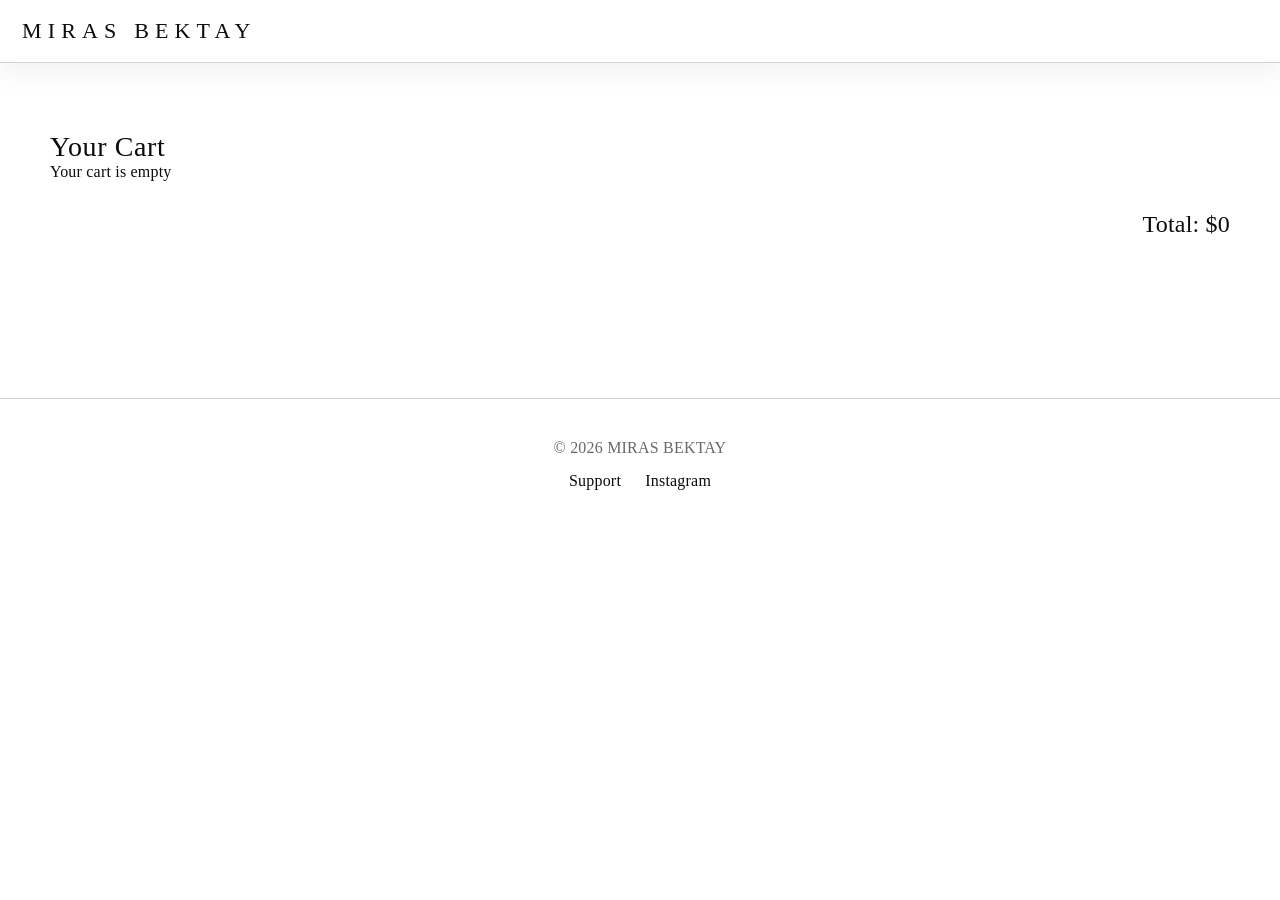
<file: cart.html>
<!DOCTYPE html>
<html>
<head>
    <meta charset="UTF-8">
    <title>Cart</title>
    <link rel="stylesheet" href="Miras.css">
</head>

<body>

    <header class="header header--solid">
    <a class="logo" href="index.html">MIRAS BEKTAY</a>
    </header>

    <section class="section">

    <div class="container">

    <h2 class="section__title">Your Cart</h2>

    <div id="cartItems"></div>

    <h3 id="total"></h3>

    </div>

    </section>

    <script src="cart.js"></script>

    <footer class="footer" style="padding: 40px 0; border-top: 1px solid var(--line); margin-top: 80px; text-align: center;">
        <div class="container">
            <p style="font-family: var(--font); color: var(--muted);">© 2026 MIRAS BEKTAY</p>
            <div style="margin-top: 15px;">
            <a href="services.html" style="margin: 0 10px;">Support</a>
            <a href="https://www.instagram.com/_bektaev___/" style="margin: 0 10px;">Instagram</a>
            </div>
        </div>
    </footer>
    <script src="script.js"></script>

</body>
</html>
</file>
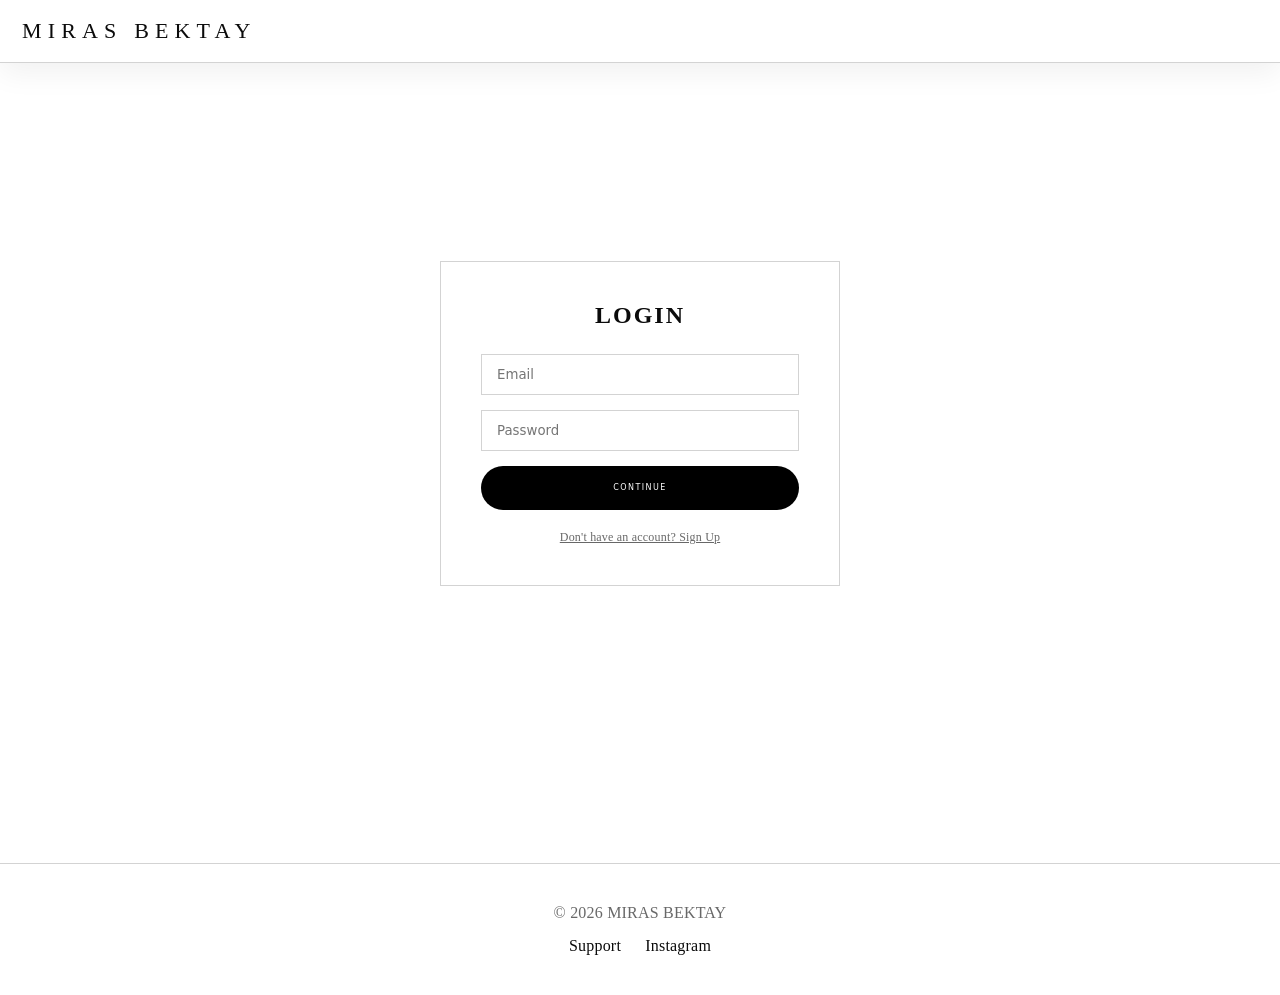
<file: login.html>
<!DOCTYPE html>
<html lang="ru">
<head>
  <meta charset="UTF-8">
  <title>Account | MIRAS BEKTAY</title>
  <link rel="stylesheet" href="Miras.css">
  <style>
    .auth-page {
      display: flex;
      justify-content: center;
      align-items: center;
      min-height: 80vh;
    }
    .auth-box {
      width: 100%;
      max-width: 400px;
      padding: 40px;
      border: 1px solid var(--line);
      background: #fff;
    }
    .auth-box h2 {
      font-size: 24px;
      margin-bottom: 25px;
      letter-spacing: 2px;
      text-transform: uppercase;
      text-align: center;
    }
    .auth-form {
      display: flex;
      flex-direction: column;
      gap: 15px;
    }
    .auth-form input {
      padding: 12px 15px;
      border: 1px solid var(--line);
      font-family: var(--sans);
      outline: none;
      transition: border-color 0.3s;
    }
    .auth-form input:focus {
      border-color: var(--text);
    }
    .toggle-auth {
      margin-top: 20px;
      text-align: center;
      font-size: 12px;
      color: var(--muted);
      cursor: pointer;
      text-decoration: underline;
    }
  </style>
</head>
<body>

  <header class="header header--solid">
    <a class="logo" href="Index.html">MIRAS BEKTAY</a>
  </header>

  <main class="auth-page">
    <div class="auth-box">
      <h2 id="formTitle">Login</h2>
      
      <form class="auth-form" id="mainAuthForm">
        <input type="email" id="userEmail" placeholder="Email" required>
        <input type="password" id="userPassword" placeholder="Password" required>
        <button type="submit" class="btn btn--primary" style="background:#000; color:#fff; width: 100%;">Continue</button>
      </form>

      <p class="toggle-auth" id="toggleBtn">Don't have an account? Sign Up</p>
    </div>
  </main>

  <footer class="footer" style="padding: 40px 0; border-top: 1px solid var(--line); margin-top: 80px; text-align: center;">
    <div class="container">
      <p style="font-family: var(--font); color: var(--muted);">© 2026 MIRAS BEKTAY</p>
      <div style="margin-top: 15px;">
        <a href="services.html" style="margin: 0 10px;">Support</a>
        <a href="https://www.instagram.com/_bektaev___/" style="margin: 0 10px;">Instagram</a>
      </div>
    </div>
  </footer>

  <script>
    const form = document.getElementById('mainAuthForm');
    const title = document.getElementById('formTitle');
    const toggleBtn = document.getElementById('toggleBtn');
    let isLoginMode = true;

    // Переключение между Входом и Регистрацией
    toggleBtn.addEventListener('click', () => {
      isLoginMode = !isLoginMode;
      title.innerText = isLoginMode ? "Login" : "Sign Up";
      toggleBtn.innerText = isLoginMode ? "Don't have an account? Sign Up" : "Already have an account? Login";
    });

    form.addEventListener('submit', (e) => {
      e.preventDefault();
      const email = document.getElementById('userEmail').value;
      const pass = document.getElementById('userPassword').value;

      if (isLoginMode) {
        // Проверка входа
        const savedUser = JSON.parse(localStorage.getItem('registeredUser'));
        if (savedUser && savedUser.email === email && savedUser.password === pass) {
          localStorage.setItem('currentUser', JSON.stringify(savedUser));
          alert('Welcome back!');
          window.location.href = 'Index.html';
        } else {
          alert('Wrong email or password!');
        }
      } else {
        // Регистрация
        const newUser = { email, password: pass };
        localStorage.setItem('registeredUser', JSON.stringify(newUser));
        localStorage.setItem('currentUser', JSON.stringify(newUser));
        alert('Account created successfully!');
        window.location.href = 'Index.html';
      }
    });
  </script>
  <script src="script.js"></script>

  

</body>
</html>
</file>
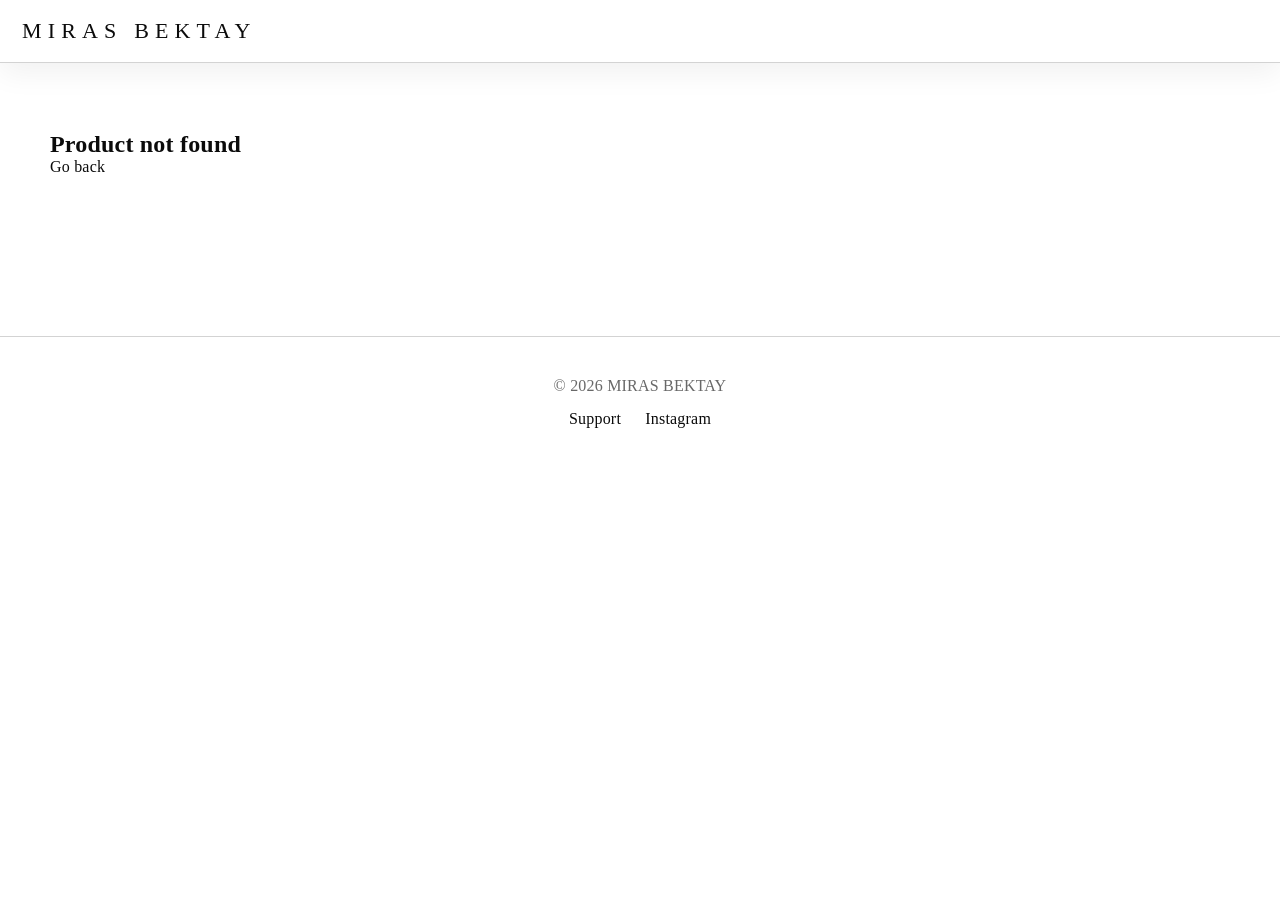
<file: product.html>
<!DOCTYPE html>
<html lang="ru">
<head>
    <meta charset="UTF-8">
    <meta name="viewport" content="width=device-width, initial-scale=1.0">
    <title>Product</title>
    <link rel="stylesheet" href="Miras.css">
</head>

<body>

    <header class="header header--solid">
    <a class="logo" href="index.html">MIRAS BEKTAY</a>
    </header>

    <section class="section">

    <div class="container" id="product"></div>

    </section>
    <footer class="footer" style="padding: 40px 0; border-top: 1px solid var(--line); margin-top: 80px; text-align: center;">
    <div class="container">
        <p style="font-family: var(--font); color: var(--muted);">© 2026 MIRAS BEKTAY</p>
        <div style="margin-top: 15px;">
        <a href="services.html" style="margin: 0 10px;">Support</a>
        <a href="https://www.instagram.com/_bektaev___/" style="margin: 0 10px;">Instagram</a>
        </div>
    </div>
    </footer>

    <script src="products.js"></script>
    <script src="product.js"></script>
    <script src="script.js"></script>

</body>
</html>
</file>
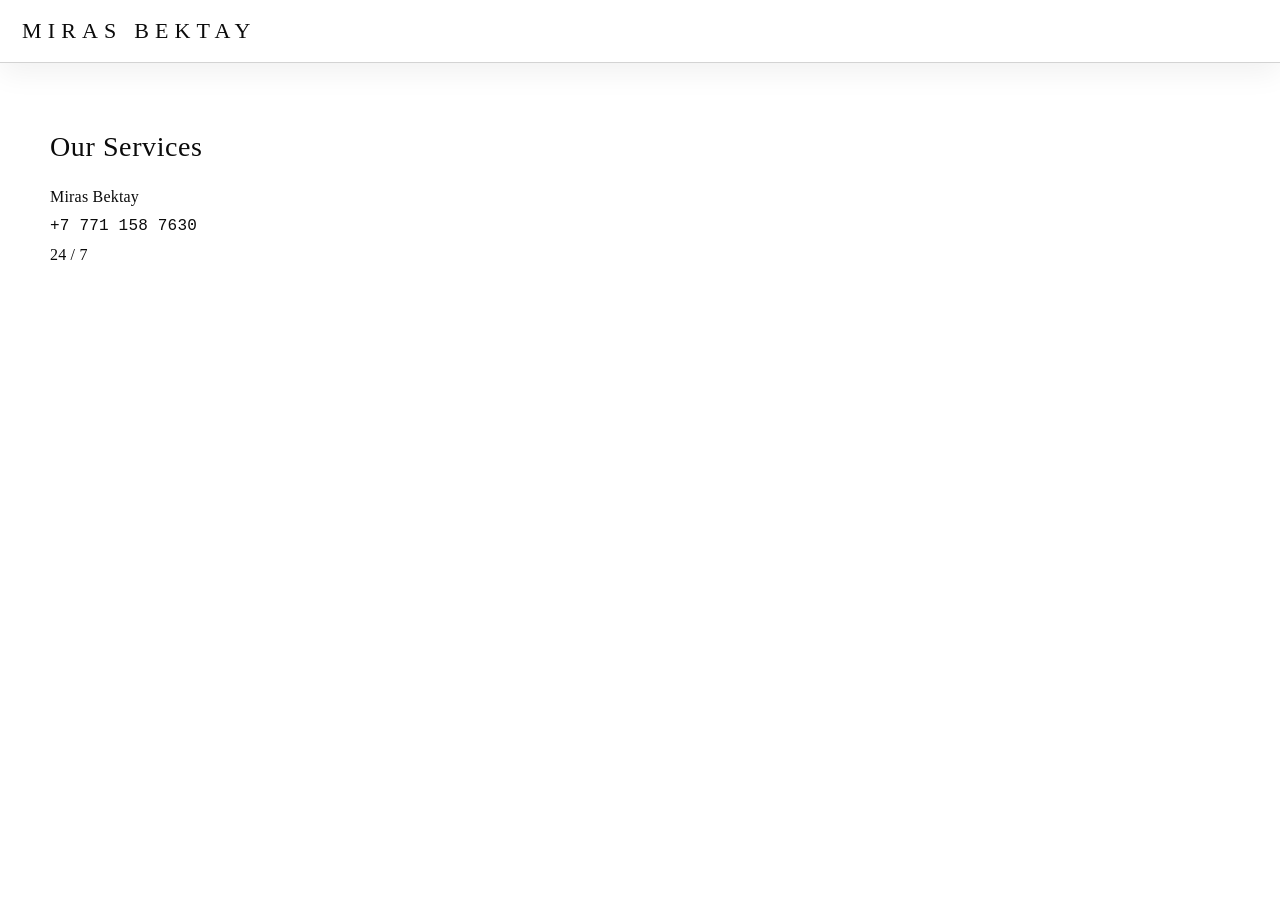
<file: services.html>
<!DOCTYPE html>
<html lang="ru">
<head>
  <meta charset="UTF-8">
  <title>Our Services</title>
  <link rel="stylesheet" href="Miras.css">
</head>
<body>
  <header class="header header--solid">
    <a class="logo" href="index.html">MIRAS BEKTAY</a>
  </header>

  <main class="section">
    <div class="container">
      <h2 class="section__title">Our Services</h2>
      <div style="margin-top: 20px; line-height: 1.8;">
        <a href="https://www.instagram.com/_bektaev___/?__pwa=1#">Miras Bektay</a>
        <p style="font-family: 'Courier New', Courier, monospace;">+7 771 158 7630</p>
        <p>24 / 7</p>
      </div>
    </div>
  </main>
</body>
</html>
</file>
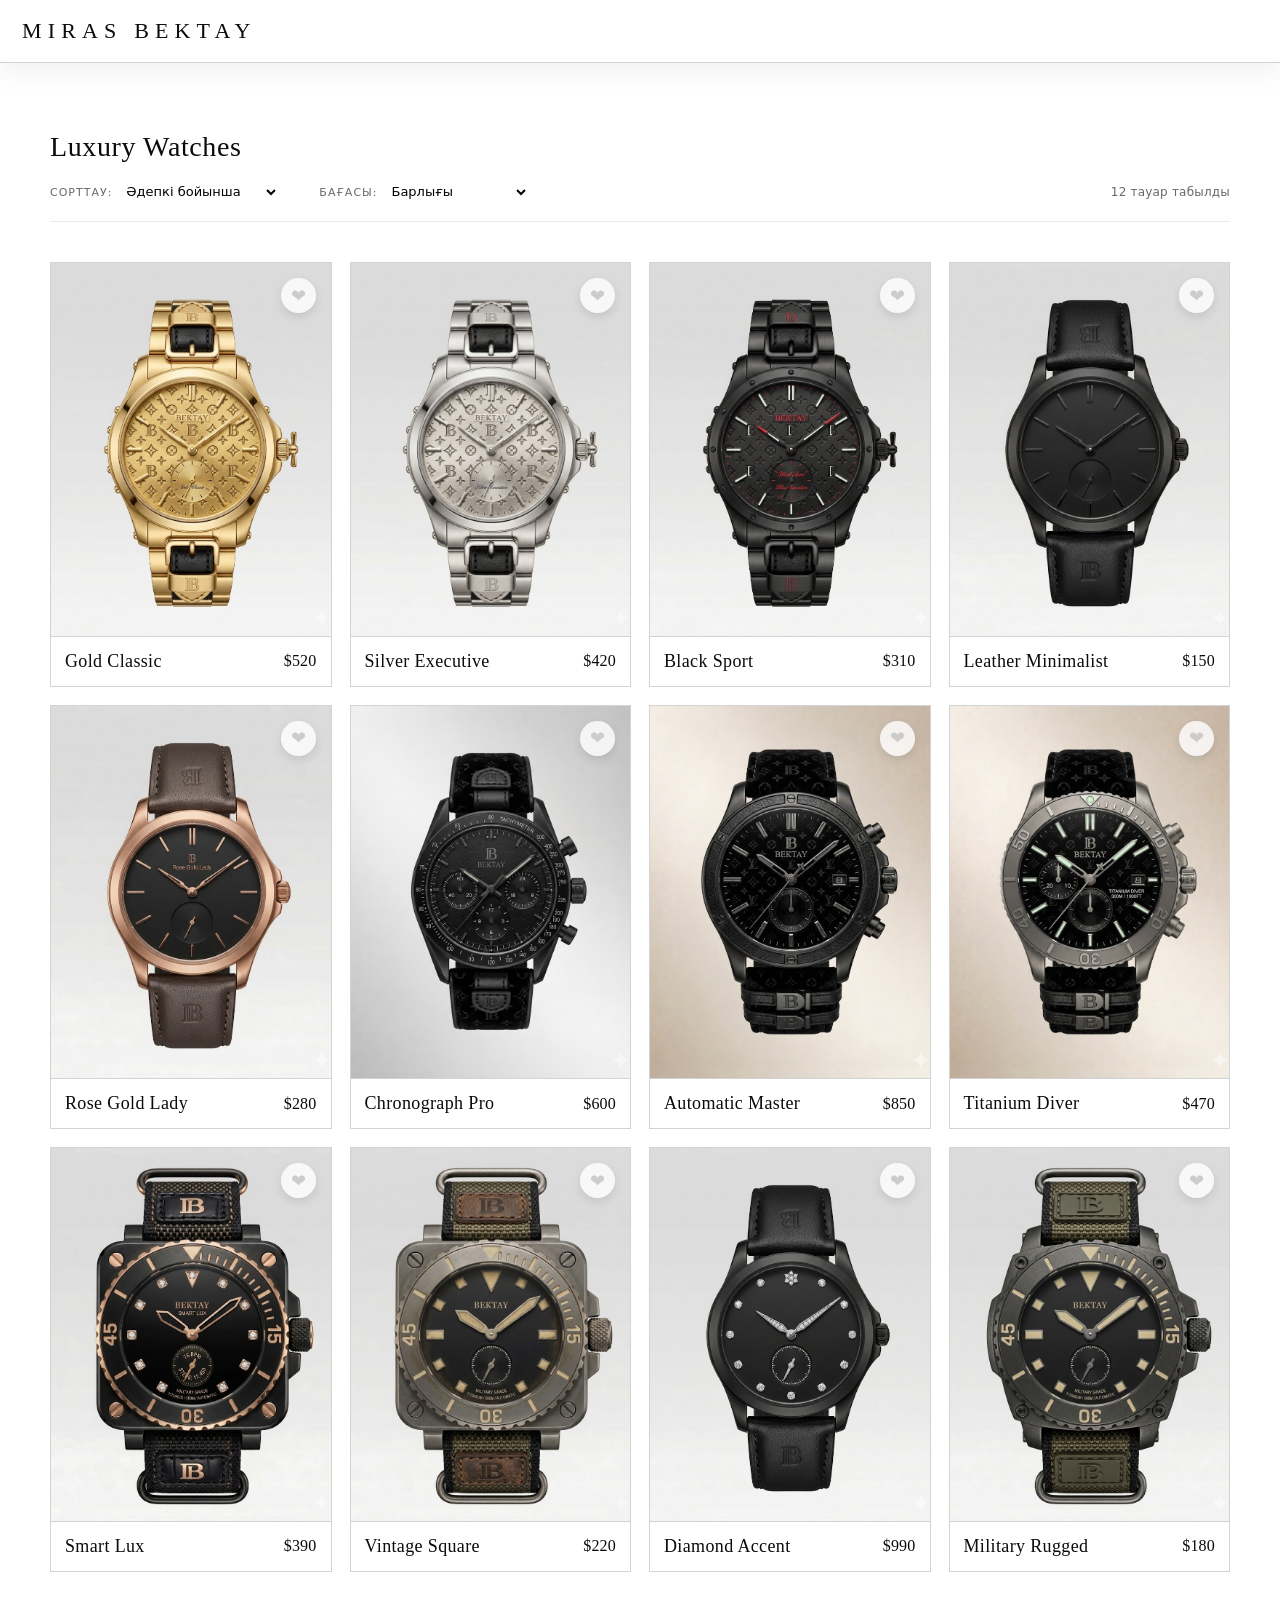
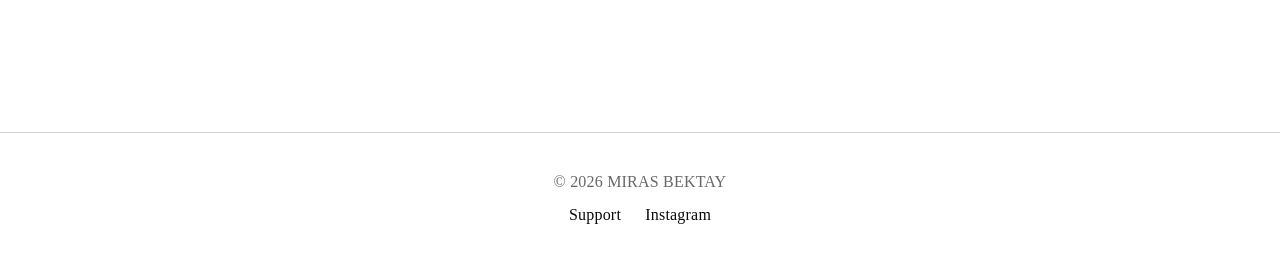
<file: watches.html>
<!DOCTYPE html>
<html lang="ru">
<head>
  <meta charset="UTF-8">
  <title>Watches</title>
  <link rel="stylesheet" href="Miras.css">
</head>
<body id="watches"> <header class="header header--solid">
    <a class="logo" href="Index.html">MIRAS BEKTAY</a>
  </header>

  <main>
  <section class="section">
    <div class="container">
      <h2 class="section__title">Luxury Watches</h2>

      <div class="filter-bar">
        <div class="filter-item">
          <span class="filter-label">Сорттау:</span>
          <select id="sortSelect" class="minimal-select">
            <option value="default">Әдепкі бойынша</option>
            <option value="low">Арзаннан қымбатқа</option>
            <option value="high">Қымбаттан арзанға</option>
          </select>
          </div>

          <div class="filter-item">
            <span class="filter-label">Бағасы:</span>
            <select id="priceFilter" class="minimal-select">
              <option value="all">Барлығы</option>
              <option value="0-100">$100-ға дейін</option>
              <option value="100-500">$100 - $500</option>
              <option value="500+">$500-дан жоғары</option>
            </select>
          </div>
        
          <div class="filter-count">
            <span id="productCount">0</span> тауар табылды
          </div>
        </div>

      <div class="grid" id="products"></div>
    </div>
  </section>
</main>
  <footer class="footer" style="padding: 40px 0; border-top: 1px solid var(--line); margin-top: 80px; text-align: center;">
    <div class="container">
      <p style="font-family: var(--font); color: var(--muted);">© 2026 MIRAS BEKTAY</p>
      <div style="margin-top: 15px;">
        <a href="services.html" style="margin: 0 10px;">Support</a>
        <a href="https://www.instagram.com/_bektaev___/" style="margin: 0 10px;">Instagram</a>
      </div>
    </div>
  </footer>
  
  <script src="products.js"></script>
  <script src="shop.js"></script>
  <script src="script.js"></script>
</body>
</html>
</file>
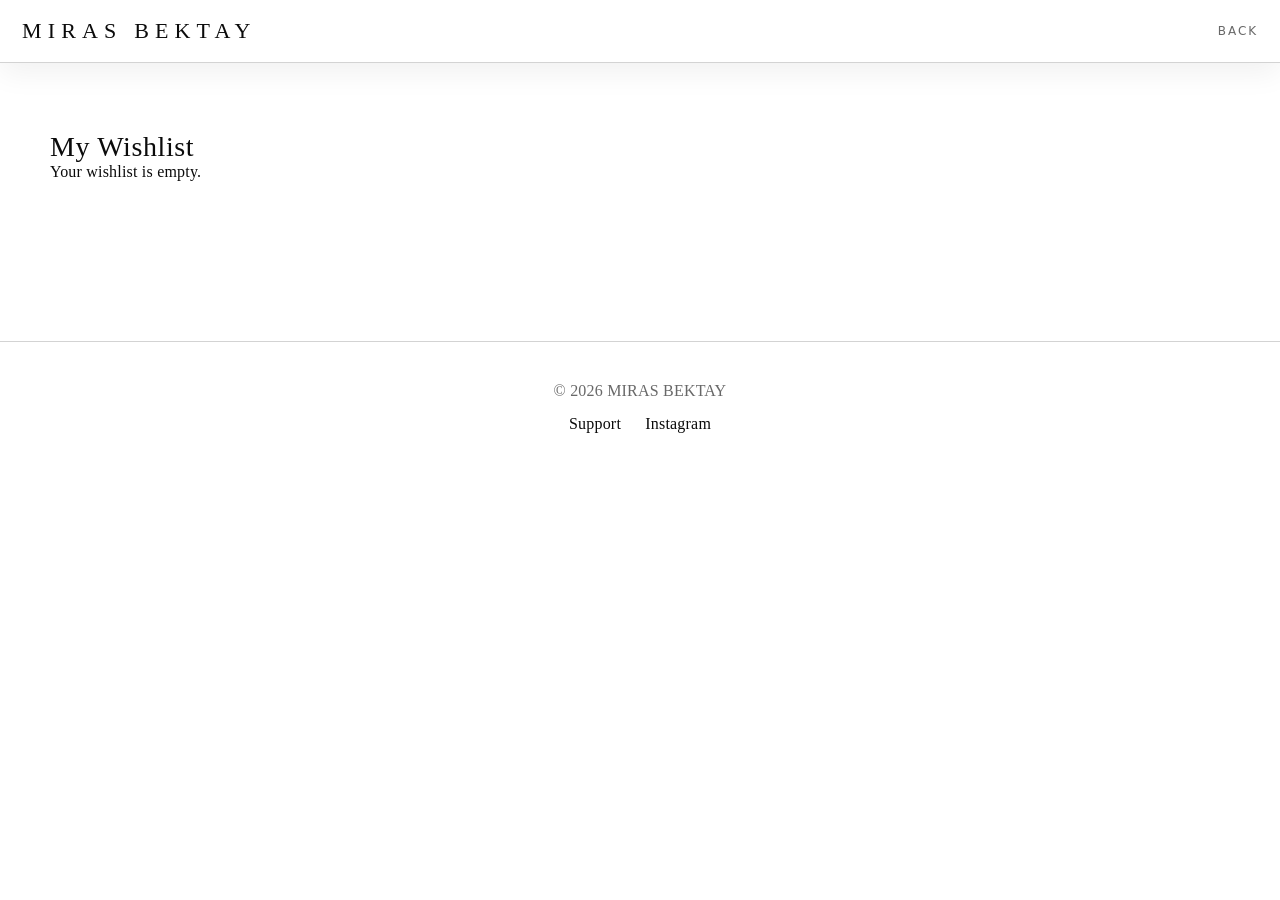
<file: wishlist.html>
<!DOCTYPE html>
<html lang="ru">
<head>
  <meta charset="UTF-8">
  <title>Wishlist | MIRAS BEKTAY</title>
  <link rel="stylesheet" href="Miras.css">
</head>
<body>

  <header class="header header--solid">
    <a class="logo" href="Index.html">MIRAS BEKTAY</a>
    <a href="Index.html" class="header__link">Back</a>
  </header>

  <main class="section">
    <div class="container">
      <h2 class="section__title">My Wishlist</h2>
      <div class="grid" id="wishlistItems"></div>
    </div>
  </main>
  <footer class="footer" style="padding: 40px 0; border-top: 1px solid var(--line); margin-top: 80px; text-align: center;">
    <div class="container">
      <p style="font-family: var(--font); color: var(--muted);">© 2026 MIRAS BEKTAY</p>
      <div style="margin-top: 15px;">
        <a href="services.html" style="margin: 0 10px;">Support</a>
        <a href="https://www.instagram.com/_bektaev___/" style="margin: 0 10px;">Instagram</a>
      </div>
    </div>
  </footer>

  <script src="script.js"></script>
  <script src="products.js"></script>
  <script>
    function renderWishlist() {
        // Получаем избранное из памяти (массив ID товаров)
        const wishlist = JSON.parse(localStorage.getItem("wishlist")) || [];
        const container = document.getElementById("wishlistItems");
        
        container.innerHTML = "";

        if (wishlist.length === 0) {
            container.innerHTML = "<p>Your wishlist is empty.</p>";
            return;
        }

        // Фильтруем все товары, находя те, что в списке избранного
        const favoriteProducts = products.filter(p => wishlist.includes(p.id));

        favoriteProducts.forEach(product => {
            const card = document.createElement("div");
            card.className = "card";
            card.innerHTML = `
                <a href="product.html?id=${product.id}">
                  <div class="card__img">
                      <img src="${product.image}">
                  </div>
                </a>
                <div class="card__meta">
                    <div>
                      <p class="card__title">${product.name}</p>
                      <span>$${product.price}</span>
                    </div>
                    <button onclick="removeFromWishlist(${product.id})" style="color:red; font-size:20px;">✕</button>
                </div>
            `;
            container.appendChild(card);
        });
    }

    function removeFromWishlist(id) {
        let wishlist = JSON.parse(localStorage.getItem("wishlist")) || [];
        wishlist = wishlist.filter(itemId => itemId !== id);
        localStorage.setItem("wishlist", JSON.stringify(wishlist));
        renderWishlist();
    }

    document.addEventListener('DOMContentLoaded', renderWishlist);
  </script>
</body>
</html>
</file>
<file: Miras.css>
/* ========== RESET ========== */
* { margin: 0; padding: 0; box-sizing: border-box; }
img { width: 100%; height: 100%; object-fit: cover; display: block; }
a { color: inherit; text-decoration: none; }
button { border: 0; background: transparent; cursor: pointer; }

/* ========== THEME ========== */
:root{
  --bg: #ffffff;
  --text: #0b0b0b;
  --muted: rgba(11,11,11,.62);
  --line: rgba(11,11,11,.18);
  --shadow: 0 18px 60px rgba(0,0,0,.12);

  --container: 1180px;

  --font: Georgia, "Times New Roman", Times, serif;
  --sans: system-ui, -apple-system, Segoe UI, Roboto, Arial, sans-serif;
}

body{
  background: var(--bg);
  color: var(--text);
  font-family: var(--font);
  letter-spacing: .2px;
}

/* ========== LAYOUT ========== */
.container{
  width: min(var(--container), calc(100% - 48px));
  margin: 0 auto;
}

.section{ padding: 68px 0 80px; }
.section__head{
  display: flex;
  align-items: end;
  justify-content: space-between;
  gap: 16px;
  margin-bottom: 22px;
  border-bottom: 1px solid var(--line);
  padding-bottom: 14px;
}
.section__title{
  font-weight: 500;
  font-size: 28px;
  letter-spacing: .6px;
}
.section__link{
  font-family: var(--sans);
  font-size: 12px;
  letter-spacing: .18em;
  text-transform: uppercase;
  color: var(--muted);
}
.section__link:hover{ color: var(--text); }

/* ========== TOPBAR ========== */
.topbar{
  background: #0b0b0b;
  color: #fff;
  font-family: var(--sans);
  font-size: 12px;
  letter-spacing: .12em;
  text-transform: uppercase;
  padding: 10px 16px;
  text-align: center;
}

/* ========== HEADER ========== */
.header{
  position: sticky;
  top: 0;
  z-index: 50;
  padding: 18px 22px;
  display: flex;
  align-items: center;
  justify-content: space-between;
  background: rgba(255,255,255,.02);
  backdrop-filter: blur(10px);
  border-bottom: 1px solid transparent;
  transition: background .25s ease, border-color .25s ease, box-shadow .25s ease;
}

.header--solid{
  background: rgba(255,255,255,.92);
  border-bottom: 1px solid var(--line);
  box-shadow: 0 10px 30px rgba(0,0,0,.06);
}

.header__left, .header__right{
  display: flex;
  align-items: center;
  gap: 14px;
  min-width: 240px;
}
.header__right{ justify-content: flex-end; }

.header__link{
  font-family: var(--sans);
  font-size: 12px;
  letter-spacing: .16em;
  text-transform: uppercase;
  color: var(--muted);
}
.header__link:hover{ color: var(--text); }

.logo{
  font-size: 22px;
  letter-spacing: .28em;
  font-weight: 500;
  text-transform: uppercase;
}

/* icon button */
.icon-btn{
  width: 34px;
  height: 34px;
  display: grid;
  place-items: center;
  border-radius: 999px;
  transition: background .2s ease;
}
.icon-btn:hover{ background: rgba(0,0,0,.05); }
.icon-btn img{ width: 18px; height: 18px; }

/* burger */
.burger{
  width: 16px;
  height: 10px;
  position: relative;
  display: inline-block;
}
.burger::before, .burger::after{
  content:"";
  position:absolute;
  left:0;
  right:0;
  height:1.6px;
  background: var(--text);
  border-radius: 2px;
}
.burger::before{ top:0; }
.burger::after{ bottom:0; }

/* ========== HERO ========== */
.hero{
  position: relative;
  height: min(78vh, 720px);
  display: grid;
  place-items: end center;
  padding-bottom: 54px;
  overflow: hidden;
}

.hero__bg{
  position:absolute;
  inset:0;
  
  background:
    linear-gradient(to bottom, rgba(0,0,0,.12), rgba(0,0,0,.52)),
    url("img/main2.png") center/cover no-repeat;
  transform: scale(1.02);
}

.hero__content{
  position: relative;
  color: #fff;
  text-align: center;
  padding: 30px 16px;
}

.hero__kicker{
  font-family: var(--sans);
  font-size: 10px;
  letter-spacing: .22em;
  text-transform: uppercase;
  opacity: .92;
  margin-bottom: 12px;
}

.hero__title{
  font-weight: 500;
  font-size: clamp(28px, 4vw, 48px);
  letter-spacing: .06em;
  margin-bottom: 18px;
}

/* Buttons like luxury sites */
.hero__cta{
  display: flex;
  justify-content: center;
  gap: 12px;
  flex-wrap: wrap;
}

.btn{
  display: inline-flex;
  align-items: center;
  justify-content: center;
  height: 44px;
  padding: 0 18px;
  border-radius: 999px;
  font-family: var(--sans);
  font-size: 8px;
  letter-spacing: .18em;
  text-transform: uppercase;
  transition: transform .18s ease, background .18s ease, border-color .18s ease, color .18s ease;
}

.btn--primary{
  background: #fff;
  color: #0b0b0b;
}
.btn--primary:hover{ transform: translateY(-1px); }

.btn--ghost{
  background: transparent;
  border: 1px solid rgba(255,255,255,.55);
  color: #fff;
}
.btn--ghost:hover{
  border-color: #fff;
  transform: translateY(-1px);
}

/* ========== GRID CARDS ========== */
.grid{
  display: grid;
  grid-template-columns: repeat(4, 1fr);
  gap: 18px;
}

.card{
  border: 1px solid var(--line);
  background: #fff;
  overflow: hidden;
  transition: box-shadow .25s ease, transform .25s ease, border-color .25s ease;
}

.card:hover{
  transform: translateY(-3px);
  border-color: rgba(11,11,11,.32);
  box-shadow: var(--shadow);
}

.card__img{
  aspect-ratio: 3 / 4;
  overflow: hidden;
}
.card__img img{
  transition: transform .45s ease;
}
.card:hover .card__img img{
  transform: scale(1.04);
}

.card__meta{
  display: flex;
  align-items: center;
  justify-content: space-between;
  padding: 14px 14px;
  border-top: 1px solid var(--line);
}

.card__title{
  font-size: 18px;
  font-weight: 500;
  letter-spacing: .02em;
}

.card__arrow{
  font-family: var(--sans);
  color: var(--muted);
}

/* ========== STRIP ========== */
.strip{
  border-top: 1px solid var(--line);
  border-bottom: 1px solid var(--line);
  padding: 40px 0;
}
.strip__grid{
  display: grid;
  grid-template-columns: repeat(3, 1fr);
  gap: 18px;
}
.strip__item{
  padding: 18px;
}
.strip__title{
  font-family: var(--sans);
  letter-spacing: .18em;
  text-transform: uppercase;
  font-size: 12px;
  margin-bottom: 8px;
}
.strip__text{
  color: var(--muted);
  line-height: 1.6;
  font-size: 14px;
}

/* ========== FOOTER ========== */
.footer{
  padding: 56px 0 26px;
}
.footer__grid{
  display: grid;
  grid-template-columns: repeat(4, 1fr);
  gap: 26px;
  padding-bottom: 26px;
  border-bottom: 1px solid var(--line);
}

.footer__head{
  font-family: var(--sans);
  font-size: 12px;
  letter-spacing: .18em;
  text-transform: uppercase;
  margin-bottom: 14px;
}

.footer__link{
  display: block;
  padding: 8px 0;
  color: var(--muted);
  font-size: 14px;
  line-height: 1.4;
}
.footer__link:hover{ color: var(--text); }

.footer__bottom{
  display:flex;
  justify-content: space-between;
  align-items: center;
  gap: 16px;
  padding-top: 18px;
  color: var(--muted);
  font-family: var(--sans);
  font-size: 12px;
  letter-spacing: .06em;
}
.footer__small{ opacity: .9; }

/* ========== RESPONSIVE ========== */
@media (max-width: 980px){
  .grid{ grid-template-columns: repeat(2, 1fr); }
  .strip__grid{ grid-template-columns: 1fr; }
  .footer__grid{ grid-template-columns: repeat(2, 1fr); }
  .header__left, .header__right{ min-width: auto; }
  .logo{ letter-spacing: .18em; }
}

@media (max-width: 520px){
  .grid{ grid-template-columns: 1fr; }
  .footer__grid{ grid-template-columns: 1fr; }
  .section__title{ font-size: 22px; }
}

/* ===== Drawer menu ===== */
.backdrop{
    position: fixed;
    inset: 0;
    background: rgba(0,0,0,.45);
    opacity: 0;
    pointer-events: none;
    transition: opacity .2s ease;
    z-index: 80;
  }
  
  .drawer{
    position: fixed;
    top: 0;
    left: 0;
    height: 100vh;
    width: min(360px, 86vw);
    background: #fff;
    border-right: 1px solid rgba(11,11,11,.18);
    transform: translateX(-102%);
    transition: transform .25s ease;
    z-index: 90;
    padding: 18px 18px 22px;
  }
  
  .drawer__top{
    display: flex;
    align-items: center;
    justify-content: space-between;
    padding-bottom: 14px;
    border-bottom: 1px solid rgba(11,11,11,.18);
    margin-bottom: 12px;
  }
  
  .drawer__title{
    font-family: var(--sans);
    font-size: 12px;
    letter-spacing: .18em;
    text-transform: uppercase;
    color: rgba(11,11,11,.7);
  }
  
  .drawer__close{
    width: 36px;
    height: 36px;
    border-radius: 999px;
    font-size: 16px;
    transition: background .2s ease;
  }
  .drawer__close:hover{ background: rgba(0,0,0,.06); }
  
  .drawer__nav{
    display: grid;
    gap: 8px;
    padding-top: 6px;
  }
  
  .drawer__link{
    padding: 12px 10px;
    border: 1px solid rgba(11,11,11,.14);
    transition: background .2s ease, border-color .2s ease, transform .2s ease;
    font-size: 16px;
  }
  .drawer__link:hover{
    background: rgba(0,0,0,.03);
    border-color: rgba(11,11,11,.28);
    transform: translateX(2px);
  }
  
  /* Open state */
  .drawer.open{ transform: translateX(0); }
  .backdrop.open{
    opacity: 1;
    pointer-events: auto;
}
.product{
    display:grid;
    grid-template-columns:1fr 1fr;
    gap:40px;
    align-items:start;
}
    
.product__img{
    border:1px solid var(--line);
}
    
.product__info h1{
    font-size:28px;
    margin-bottom:10px;
}
    
.price{
    font-size:20px;
    margin-bottom:20px;
}
.cart-item{
  display:flex;
  justify-content:space-between;
  padding:12px;
  border-bottom:1px solid var(--line);
  font-size:16px;
}
.cart-item {
    display: flex;
    justify-content: space-between;
    align-items: center;
    padding: 20px 0;
    border-bottom: 1px solid var(--line);
}

.cart-item__info b {
    font-size: 18px;
    display: block;
    margin-bottom: 5px;
}

.btn-delete {
    font-family: var(--sans);
    font-size: 11px;
    text-transform: uppercase;
    color: #ff4444; /* Красный цвет для удаления */
    letter-spacing: 1px;
    padding: 8px 12px;
    border: 1px solid #ff4444;
    border-radius: 4px;
    transition: all 0.2s ease;
}

.btn-delete:hover {
    background: #ff4444;
    color: #fff;
}

#total {
    margin-top: 30px;
    text-align: right;
    font-size: 24px;
    font-weight: 500;
}
.slider-container {
  position: relative;
  flex: 1; /* Занимает всё свободное место между кнопками */
  max-width: 1100px; /* Чистая ширина картинки */
  overflow: hidden;
  border-radius: 8px;
}

.slider::-webkit-scrollbar { display: none; }

.slider {
  display: flex;
  overflow-x: auto;
  scroll-snap-type: x mandatory;
  scroll-behavior: smooth;
  height: 600px; /* Можешь поменять высоту здесь */
  scrollbar-width: none; 
}

.slider::-webkit-scrollbar {
  display: none; /* Скрываем скроллбар в Chrome/Safari */
}

.slider img {
  min-width: 100%;
  height: 100%;
  object-fit: cover;
}

.slider-wrapper {
  display: flex;
  align-items: center;
  justify-content: center;
  gap: 10px; /* Расстояние между кнопкой и картинкой */
  max-width: 1300px; /* Чуть шире, чтобы влезли кнопки */
  margin: 40px auto;
  padding: 0 20px;
}

/* Кнопки */
.slider-btn {
  position: static; /* Отменяем абсолютное позиционирование */
  transform: none;  /* Отменяем центрирование через transform */
  background: #fff;
  border: 1px solid var(--line);
  width: 44px;
  height: 44px;
  border-radius: 50%;
  cursor: pointer;
  display: flex;
  align-items: center;
  justify-content: center;
  transition: all 0.3s ease;
  flex-shrink: 0; /* Чтобы кнопка не сжималась */
}

.slider-btn:hover {
  background: var(--text);
  color: #fff;
}

/* Располагаем стрелки по краям картинки с небольшим отступом */
.prev { left: 15px; }
.next { right: 15px; }

.user-profile {
    display: flex;
    align-items: center;
    gap: 12px;
}

.user-name {
    font-family: var(--sans);
    font-size: 12px;
    text-transform: uppercase;
    letter-spacing: 1px;
    font-weight: 500;
}

.logout-btn {
    font-family: var(--sans);
    font-size: 10px;
    text-decoration: underline;
    color: var(--muted);
    transition: color 0.2s;
}

.logout-btn:hover {
    color: var(--text);
}

/* Контейнер для позиционирования */
.auth-wrapper {
    position: relative;
    display: flex;
    align-items: center;
}

/* Выпадающее меню */
.dropdown-content {
    display: none;
    position: absolute;
    right: 0;
    top: 40px; /* Расстояние от хедера */
    background-color: #fff;
    min-width: 220px;
    box-shadow: 0 10px 30px rgba(0,0,0,0.1);
    border: 1px solid rgba(0,0,0,0.1);
    z-index: 1000;
    padding: 20px;
}

.dropdown-content.show {
    display: block;
}

.user-label {
    font-family: var(--sans);
    font-size: 10px;
    text-transform: uppercase;
    color: rgba(0,0,0,0.5);
    margin-bottom: 5px;
    letter-spacing: 1px;
}

.user-detail {
    font-size: 14px;
    font-weight: 500;
    word-break: break-all;
}

.dropdown-content hr {
    border: 0;
    border-top: 1px solid rgba(0,0,0,0.1);
    margin: 15px 0;
}

.logout-link {
    background: none;
    border: none;
    color: #ff4444;
    font-family: var(--sans);
    font-size: 12px;
    text-transform: uppercase;
    cursor: pointer;
    padding: 0;
    letter-spacing: 1px;
}

.logout-link:hover {
    text-decoration: underline;
}

.card__img {
  position: relative; /* Чтобы кнопка была поверх картинки */
}

.wishlist-btn {
  position: absolute;
  top: 15px;
  right: 15px;
  width: 35px;
  height: 35px;
  background: rgba(255, 255, 255, 0.8);
  border-radius: 50%;
  display: flex;
  align-items: center;
  justify-content: center;
  font-size: 18px;
  color: #ccc; /* Цвет пустого сердечка */
  transition: all 0.3s ease;
  box-shadow: 0 4px 10px rgba(0,0,0,0.1);
  z-index: 5;
}

.wishlist-btn:hover {
  transform: scale(1.1);
  background: #fff;
}

.wishlist-btn.active {
  color: #ff4444; /* Красное сердечко, если товар в избранном */
}

/* Контейнер для кнопок на странице товара */
.product__actions {
  display: flex;
  align-items: center;
  gap: 15px;
  margin-top: 30px;
}

/* Круглая кнопка избранного */
.wish-circle {
  width: 44px;
  height: 44px;
  border: 1px solid var(--line);
  border-radius: 50%;
  display: flex;
  align-items: center;
  justify-content: center;
  font-size: 20px;
  color: #ccc;
  background: #fff;
  transition: all 0.3s ease;
  cursor: pointer;
}

.wish-circle:hover {
  border-color: var(--text);
  color: var(--text);
}

.wish-circle.active {
  background: #fff;
  color: #ff4444;
  border-color: #ff4444;
}

/* Убедись, что кнопка корзины занимает нужное место */
#addCart {
  flex: 1; /* Кнопка "Add to cart" будет растягиваться */
  max-width: 300px;
}

/* --- НОВЫЙ КРАСИВЫЙ ПОИСК --- */

.search-wrapper {
    position: relative;
    margin-left: 20px;
    z-index: 100;
}

/* Группа ввода (лупа + инпут) */
.search-input-group {
    display: flex;
    align-items: center;
    border-bottom: 1px solid rgba(0,0,0,0.1); /* Легкая линия */
    transition: border-color 0.3s;
}

.search-input-group:focus-within {
    border-bottom-color: var(--text); /* Линия становится темнее при фокусе */
}

/* Иконка лупы */
.search-icon {
    width: 16px;
    height: 16px;
    margin-right: 8px;
    opacity: 0.5;
}

/* Само поле ввода */
.search-input {
    border: none;
    padding: 8px 0;
    font-family: var(--sans);
    font-size: 14px;
    outline: none;
    background: transparent;
    width: 180px;
    color: var(--text);
}

.search-input::placeholder {
    color: #999;
}

/* Выпадающий список результатов */
.search-results {
    position: absolute;
    top: calc(100% + 10px); /* Чуть ниже поля ввода */
    left: 0;
    width: 320px; /* Сделаем пошире */
    background: #fff;
    border-radius: 8px; /* Скругленные углы */
    box-shadow: 0 10px 25px rgba(0,0,0,0.1); /* Красивая мягкая тень */
    max-height: 350px;
    overflow-y: auto;
    display: none;
    opacity: 0;
    transform: translateY(-10px);
    transition: opacity 0.3s, transform 0.3s;
}

/* Класс для показа с анимацией (добавим через JS) */
.search-results.show {
    display: block;
    opacity: 1;
    transform: translateY(0);
}

/* Элемент результата */
.search-item {
    display: flex;
    align-items: center;
    padding: 12px 15px;
    gap: 15px;
    border-bottom: 1px solid #f0f0f0;
    cursor: pointer;
    transition: background 0.2s;
}

.search-item:last-child {
    border-bottom: none;
    border-radius: 0 0 8px 8px;
}

.search-item:first-child {
    border-radius: 8px 8px 0 0;
}

.search-item:hover {
    background: #f9f9f9;
}

/* Картинка в результате */
.search-item img {
    width: 50px;
    height: 50px;
    object-fit: cover;
    border-radius: 4px; /* Легкое скругление у картинки */
}

/* Текст в результате */
.search-item__info {
    display: flex;
    flex-direction: column;
    gap: 2px;
}

.search-item__name {
    font-size: 14px;
    font-weight: 500;
    color: var(--text);
    margin: 0;
}

.search-item__price {
    font-size: 13px;
    color: #888;
    margin: 0;
}

/* Текст "Ничего не найдено" */
.search-no-results {
    padding: 20px;
    text-align: center;
    font-size: 14px;
    color: #666;
    font-style: italic;
}

.filter-bar {
    display: flex;
    align-items: center;
    gap: 40px;
    margin-bottom: 40px;
    padding: 15px 0;
    border-bottom: 1px solid rgba(0,0,0,0.08);
}

.filter-item {
    display: flex;
    align-items: center;
    gap: 10px;
}

.filter-label {
    font-family: var(--sans);
    font-size: 11px;
    text-transform: uppercase;
    letter-spacing: 1px;
    color: var(--muted);
}

.minimal-select {
    border: none;
    background: transparent;
    font-family: var(--sans);
    font-size: 13px;
    font-weight: 500;
    cursor: pointer;
    outline: none;
    padding: 5px 0;
    border-bottom: 1px solid transparent;
    transition: border-color 0.3s;
}

.minimal-select:hover {
    border-bottom-color: var(--text);
}

.filter-count {
    margin-left: auto; /* Прижимает счетчик вправо */
    font-family: var(--sans);
    font-size: 12px;
    color: var(--muted);
}
</file>
